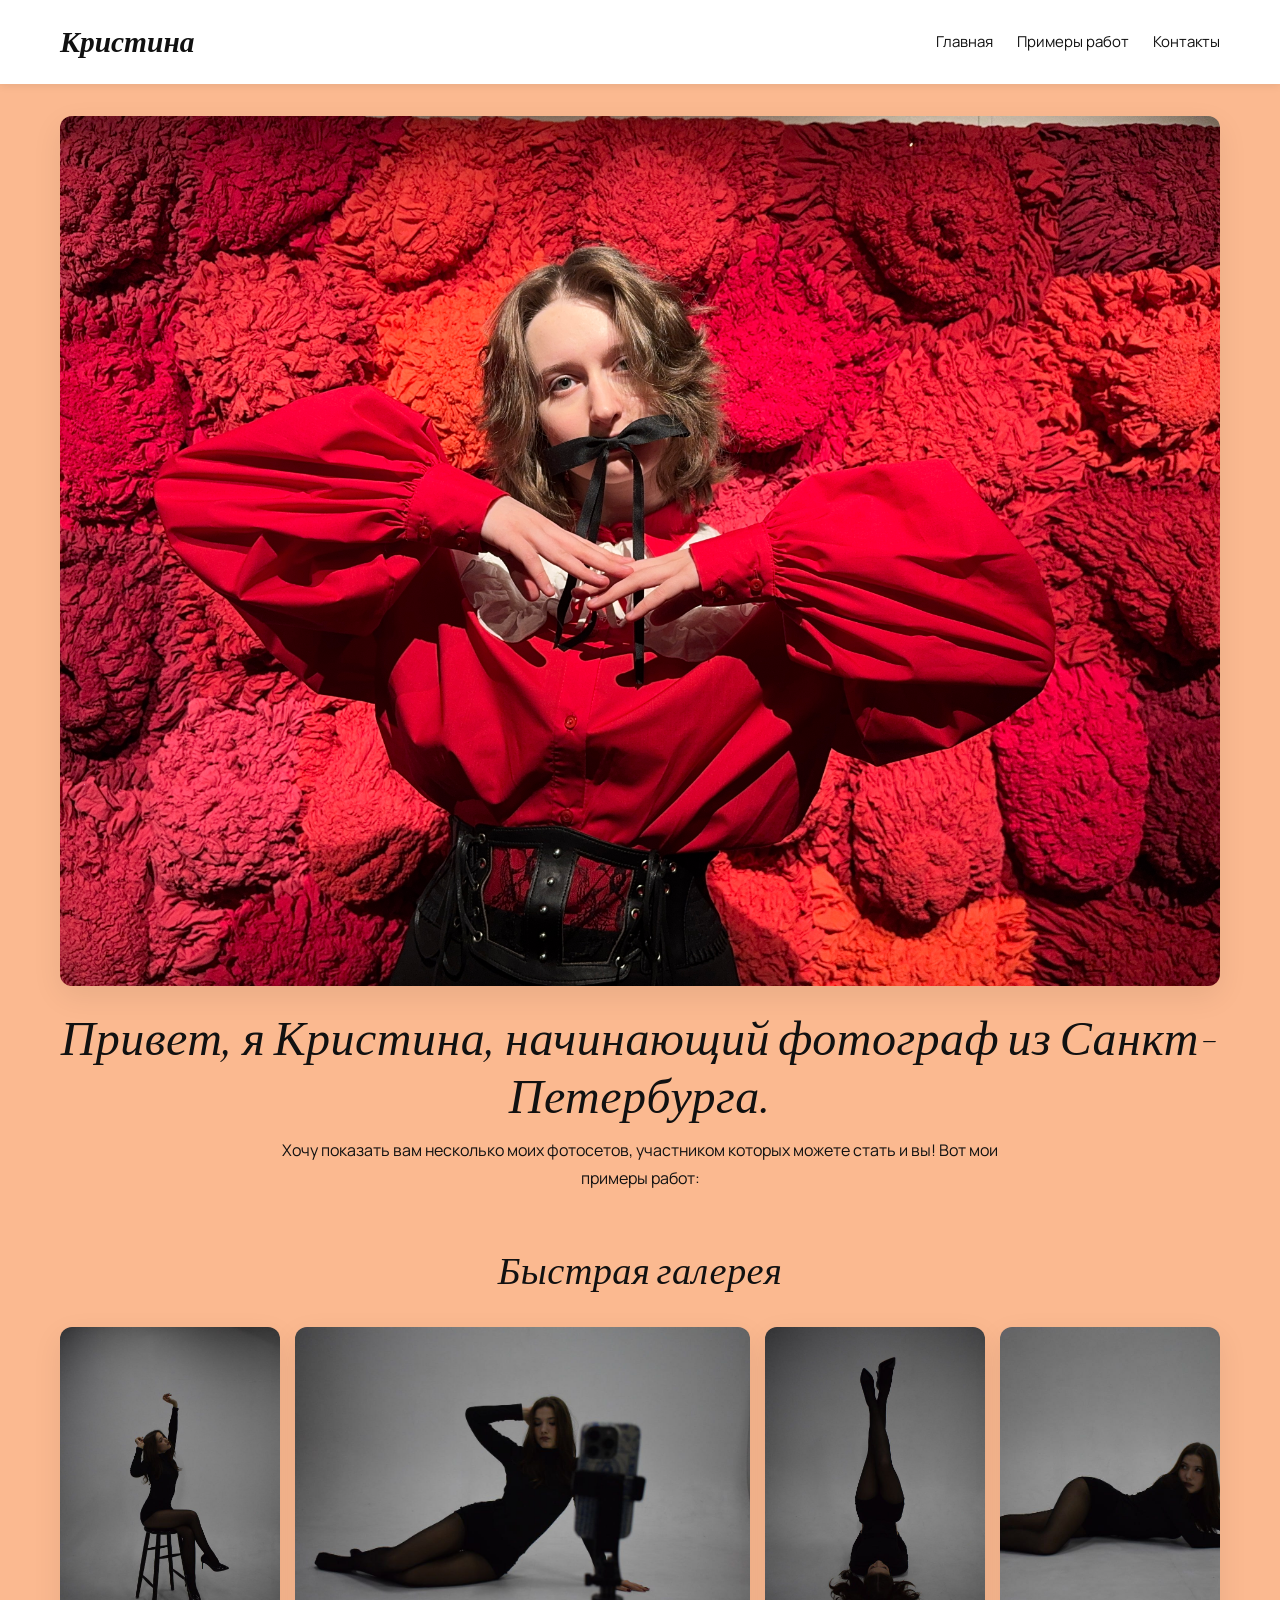
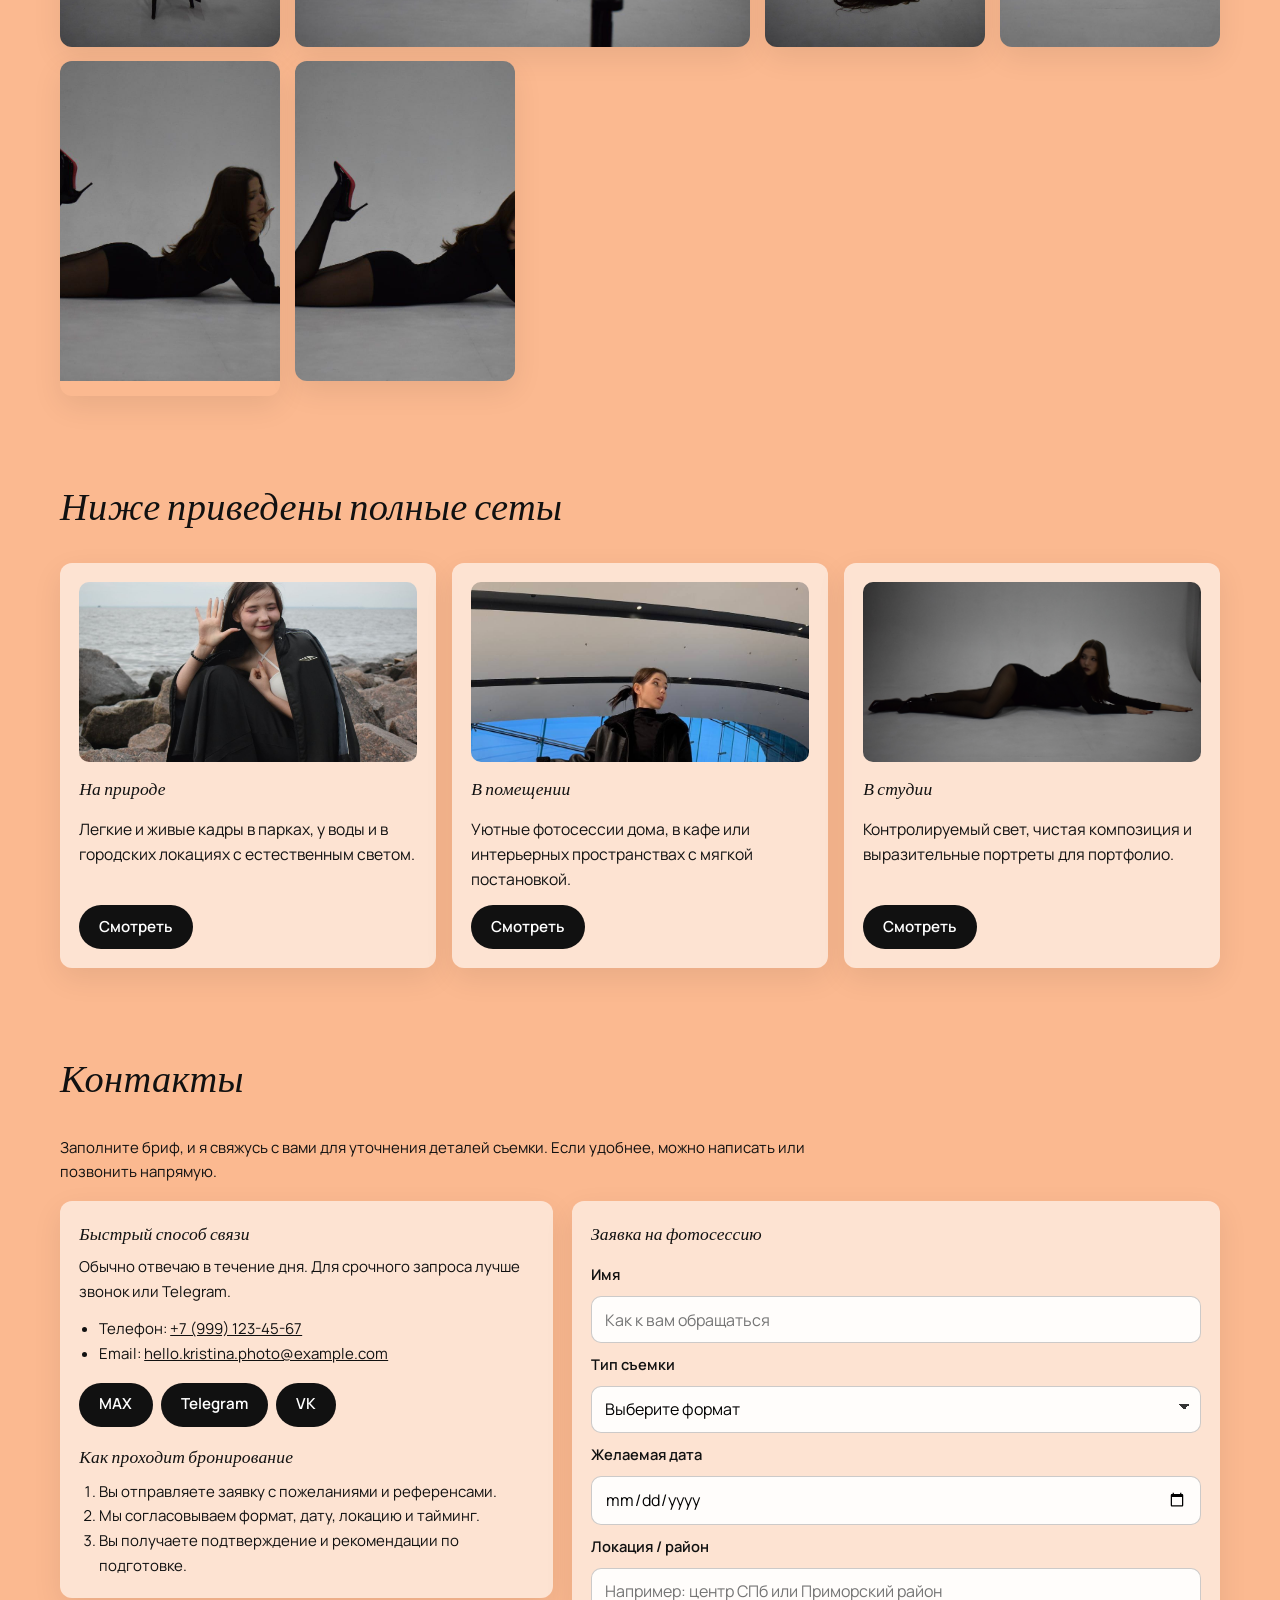
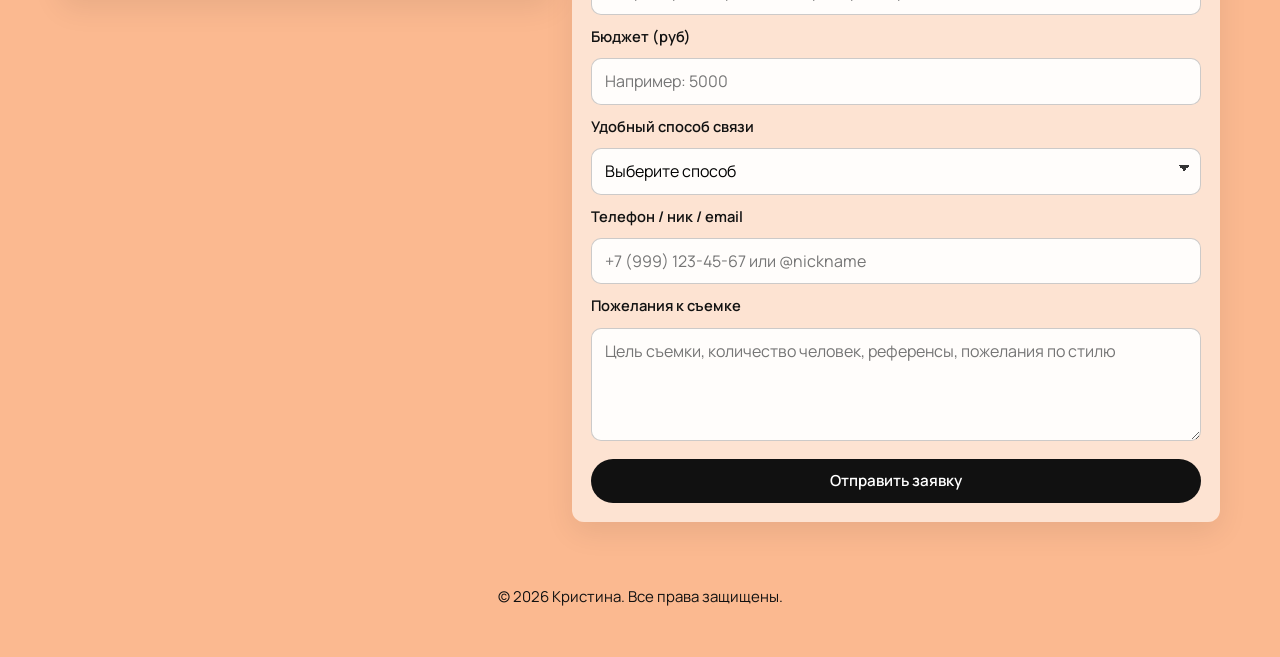
<file: index.html>
<!DOCTYPE html>
<html lang="ru">
<head>
    <meta charset="UTF-8">
    <meta name="viewport" content="width=device-width, initial-scale=1.0">
    <title>Кристина — фотограф из Санкт‑Петербурга</title>
    <link rel="stylesheet" href="style.css">
    <!-- Подключение шрифта Instrument Serif -->
    <link href="https://fonts.googleapis.com/css2?family=Instrument+Serif:ital@0;1&family=Manrope:wght@400;500;600;700&display=swap" rel="stylesheet">
</head>
<body>
    <!-- Меню -->
    <header class="header">
        <nav class="nav">
            <a href="#home" class="logo">Кристина</a>
            <ul class="nav-list">
                <li><a href="#home">Главная</a></li>
                <li><a href="#gallery">Примеры работ</a></li>
                <li><a href="#contacts">Контакты</a></li>
            </ul>
        </nav>
    </header>

    <!-- Hero Section -->
    <section id="home" class="hero">
        <div class="hero-content">
            <img src="images/placeholder-hero.JPG" alt="Фотограф Кристина" class="hero-img">
            <div class="hero-text">
                <h1>Привет, я Кристина, начинающий фотограф из Санкт-Петербурга.</h1>
                <p>Хочу показать вам несколько моих фотосетов, участником которых можете стать и вы! Вот мои примеры работ:</p>
            </div>
        </div>
    </section>

    <!-- Галерея фотографий -->
    <section class="gallery">
        <h2>Быстрая галерея</h2>
        <div class="gallery-grid">
            <div class="gallery-item"><img src="images/photo1.jpg" alt="Фото 1" loading="lazy"></div>
            <div class="gallery-item gallery-item--large"><img src="images/photo2.jpg" alt="Фото 2" loading="lazy"></div>
            <div class="gallery-item"><img src="images/photo3.jpg" alt="Фото 3" loading="lazy"></div>
            <div class="gallery-item"><img src="images/photo4.jpg" alt="Фото 4" loading="lazy"></div>
            <div class="gallery-item gallery-item--tall"><img src="images/photo5.jpg" alt="Фото 5" loading="lazy"></div>
            <div class="gallery-item"><img src="images/photo6.jpg" alt="Фото 6" loading="lazy"></div>
        </div>
    </section>

    <!-- Примеры работ -->
    <section id="gallery" class="work-examples shifted-right">
        <h2>Ниже приведены полные сеты</h2>
        <div class="categories">
            <div class="category">
                <img src="images/nature1.jpg" alt="Превью сета на природе" loading="lazy" class="category-preview">
                <h3>На природе</h3>
                <p>Легкие и живые кадры в парках, у воды и в городских локациях с естественным светом.</p>
                <a href="nature.html" class="btn">Смотреть</a>
            </div>
            <div class="category">
                <img src="images/indoor1.jpg" alt="Превью сета в помещении" loading="lazy" class="category-preview category-preview--top">
                <h3>В помещении</h3>
                <p>Уютные фотосессии дома, в кафе или интерьерных пространствах с мягкой постановкой.</p>
                <a href="indoor.html" class="btn">Смотреть</a>
            </div>
            <div class="category">
                <img src="images/studio1.JPG" alt="Превью сета в студии" loading="lazy" class="category-preview">
                <h3>В студии</h3>
                <p>Контролируемый свет, чистая композиция и выразительные портреты для портфолио.</p>
                <a href="studio.html" class="btn">Смотреть</a>
            </div>
        </div>
    </section>

    <!-- Контакты -->
    <section id="contacts" class="contacts shifted-right">
        <h2>Контакты</h2>
        <p class="contacts-intro">Заполните бриф, и я свяжусь с вами для уточнения деталей съемки. Если удобнее, можно написать или позвонить напрямую.</p>
        <div class="contacts-content">
            <div class="contact-info">
                <h3>Быстрый способ связи</h3>
                <p>Обычно отвечаю в течение дня. Для срочного запроса лучше звонок или Telegram.</p>
                <ul>
                    <li>Телефон: <a href="tel:+79991234567">+7 (999) 123-45-67</a></li>
                    <li>Email: <a href="mailto:hello.kristina.photo@example.com">hello.kristina.photo@example.com</a></li>
                </ul>
                <div class="social-links">
                    <a href="#" class="btn-social">MAX</a>
                    <a href="#" class="btn-social">Telegram</a>
                    <a href="#" class="btn-social">VK</a>
                </div>
                <div class="contact-notes">
                    <h3>Как проходит бронирование</h3>
                    <ol>
                        <li>Вы отправляете заявку с пожеланиями и референсами.</li>
                        <li>Мы согласовываем формат, дату, локацию и тайминг.</li>
                        <li>Вы получаете подтверждение и рекомендации по подготовке.</li>
                    </ol>
                </div>
            </div>
            <form class="feedback-form" action="#" method="post">
                <h3>Заявка на фотосессию</h3>

                <label for="client-name">Имя</label>
                <input id="client-name" name="client_name" type="text" placeholder="Как к вам обращаться" autocomplete="name" required>

                <label for="shoot-type">Тип съемки</label>
                <select id="shoot-type" name="shoot_type" required>
                    <option value="" selected disabled>Выберите формат</option>
                    <option value="nature">На природе</option>
                    <option value="indoor">В помещении</option>
                    <option value="studio">В студии</option>
                    <option value="other">Другое</option>
                </select>

                <label for="shoot-date">Желаемая дата</label>
                <input id="shoot-date" name="shoot_date" type="date" required>

                <label for="shoot-location">Локация / район</label>
                <input id="shoot-location" name="shoot_location" type="text" placeholder="Например: центр СПб или Приморский район">

                <label for="shoot-budget">Бюджет (руб)</label>
                <input id="shoot-budget" name="shoot_budget" type="number" min="1000" step="500" placeholder="Например: 5000">

                <label for="contact-method">Удобный способ связи</label>
                <select id="contact-method" name="contact_method" required>
                    <option value="" selected disabled>Выберите способ</option>
                    <option value="phone">Телефон</option>
                    <option value="telegram">Telegram</option>
                    <option value="email">Email</option>
                </select>

                <label for="contact-value">Телефон / ник / email</label>
                <input id="contact-value" name="contact_value" type="text" placeholder="+7 (999) 123-45-67 или @nickname" required>

                <label for="shoot-notes">Пожелания к съемке</label>
                <textarea id="shoot-notes" name="shoot_notes" placeholder="Цель съемки, количество человек, референсы, пожелания по стилю" rows="4"></textarea>

                <button type="submit" class="btn">Отправить заявку</button>
            </form>
        </div>
    </section>

    <footer class="footer">
        <p>&copy; 2026 Кристина. Все права защищены.</p>
    </footer>
    <script src="script.js" defer></script>
</body>
</html>
</file>
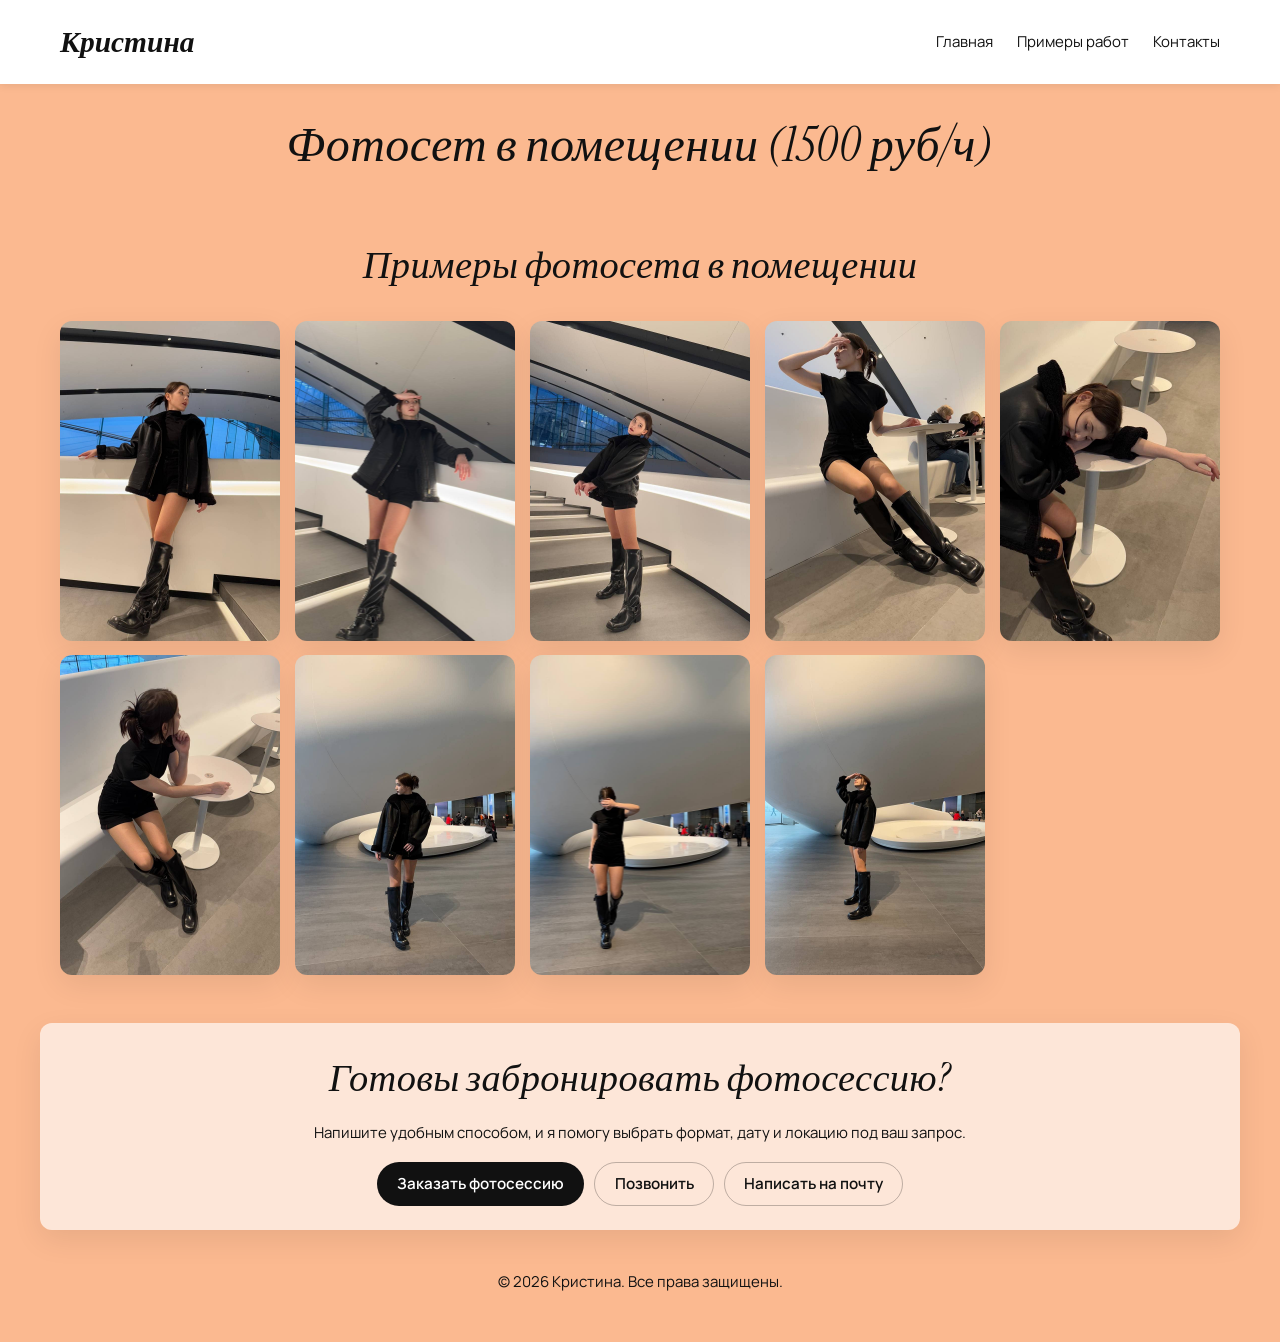
<file: indoor.html>
<!DOCTYPE html>
<html lang="ru">
<head>
    <meta charset="UTF-8">
    <meta name="viewport" content="width=device-width, initial-scale=1.0">
    <title>Фотосет в помещении — Кристина</title>
    <link rel="stylesheet" href="style.css">
    <!-- Подключение шрифта Instrument Serif -->
    <link href="https://fonts.googleapis.com/css2?family=Instrument+Serif:ital@0;1&family=Manrope:wght@400;500;600;700&display=swap" rel="stylesheet">
</head>
<body>
    <!-- Меню -->
    <header class="header">
        <nav class="nav">
            <a href="index.html" class="logo">Кристина</a>
            <ul class="nav-list">
                <li><a href="index.html#home">Главная</a></li>
                <li><a href="index.html#gallery">Примеры работ</a></li>
                <li><a href="index.html#contacts">Контакты</a></li>
            </ul>
        </nav>
    </header>

    <!-- Hero Section для страницы фотосета в помещении -->
    <section class="hero">
        <div class="hero-content">
            <div class="hero-text">
                <h1>Фотосет в помещении (1500 руб/ч)</h1>
            </div>
        </div>
    </section>

    <!-- Галерея фотографий в помещении -->
    <section class="gallery">
        <h2>Примеры фотосета в помещении</h2>
        <div class="gallery-grid">
            <div class="gallery-item"><img src="images/indoor1.jpg" loading="lazy" alt="Фото в помещении 1"></div>
            <div class="gallery-item"><img src="images/indoor2.jpg" loading="lazy" alt="Фото в помещении 2"></div>
            <div class="gallery-item"><img src="images/indoor3.jpg" loading="lazy" alt="Фото в помещении 3"></div>
            <div class="gallery-item"><img src="images/indoor4.jpg" loading="lazy" alt="Фото в помещении 4"></div>
            <div class="gallery-item"><img src="images/indoor5.jpg" loading="lazy" alt="Фото в помещении 5"></div>
            <div class="gallery-item"><img src="images/indoor6.jpg" loading="lazy" alt="Фото в помещении 6"></div>
            <div class="gallery-item"><img src="images/indoor7.jpg" loading="lazy" alt="Фото в помещении 7"></div>
            <div class="gallery-item"><img src="images/indoor8.jpg" loading="lazy" alt="Фото в помещении 8"></div>
            <div class="gallery-item"><img src="images/indoor9.jpg" loading="lazy" alt="Фото в помещении 9"></div>
        </div>
    </section>

    <section class="booking-cta">
        <h2>Готовы забронировать фотосессию?</h2>
        <p>Напишите удобным способом, и я помогу выбрать формат, дату и локацию под ваш запрос.</p>
        <div class="booking-cta__actions">
            <a href="index.html#contacts" class="btn">Заказать фотосессию</a>
            <a href="tel:+79991234567" class="btn btn--secondary">Позвонить</a>
            <a href="mailto:hello.kristina.photo@example.com" class="btn btn--secondary">Написать на почту</a>
        </div>
    </section>

    <footer class="footer">
        <p>&copy; 2026 Кристина. Все права защищены.</p>
    </footer>
    <script src="script.js" defer></script>
</body>
</html>
</file>
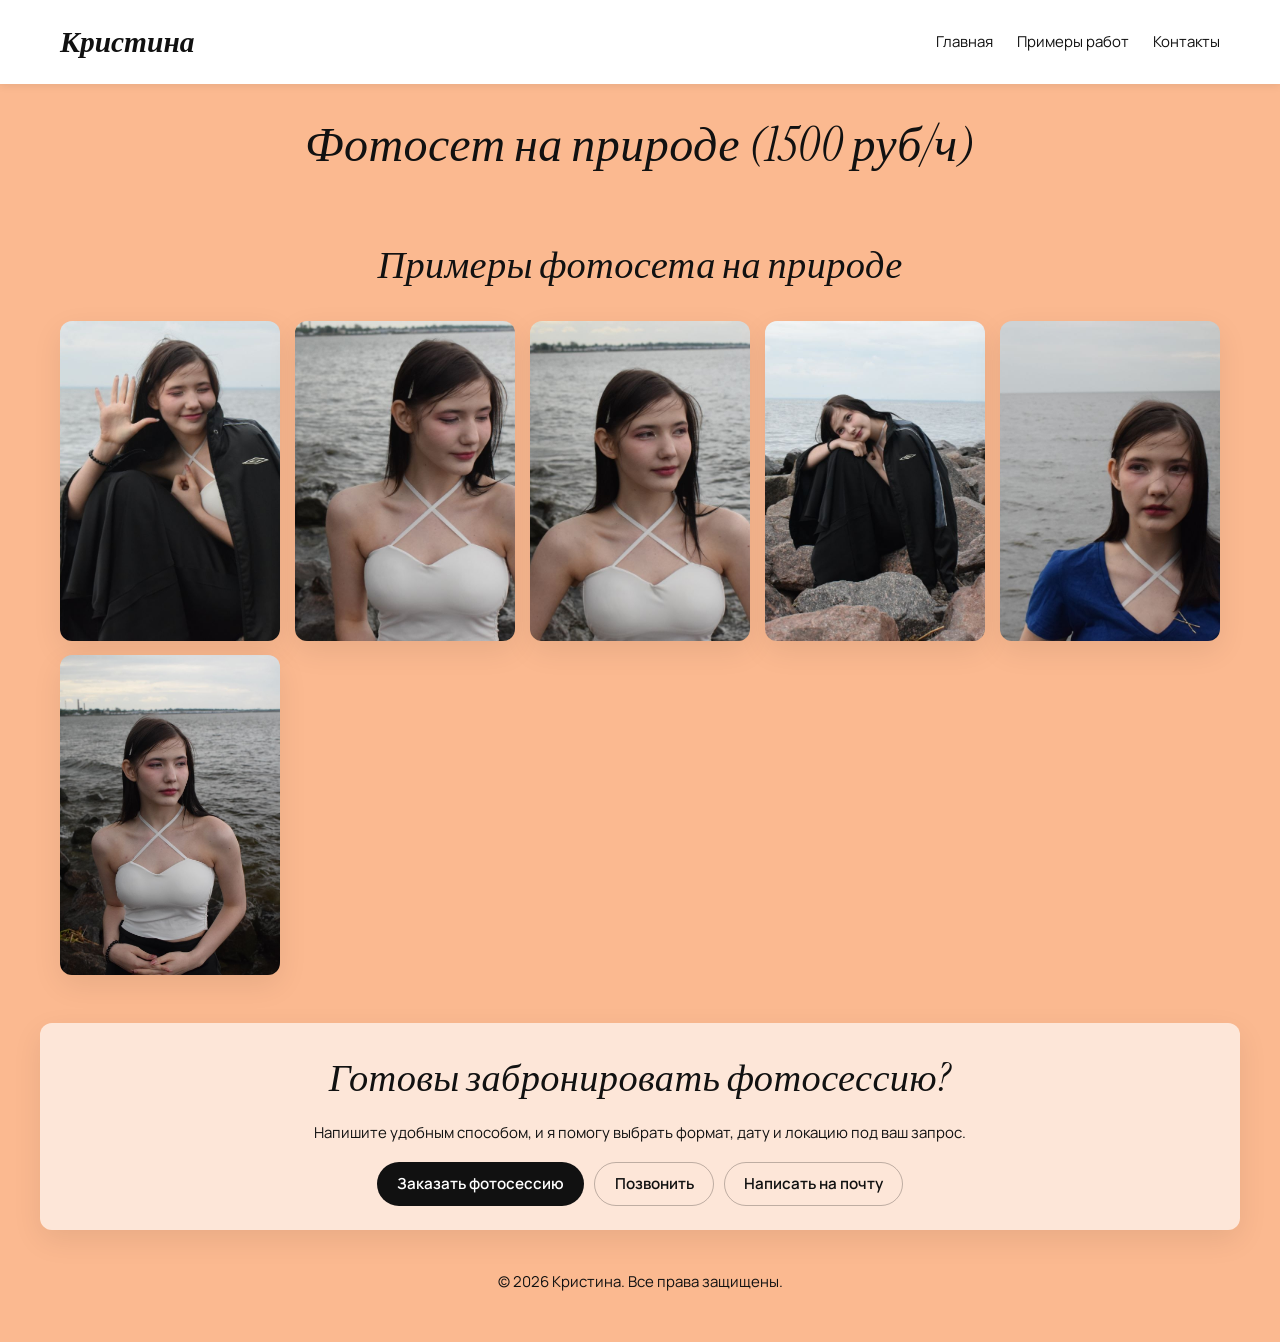
<file: nature.html>
<!DOCTYPE html>
<html lang="ru">
<head>
    <meta charset="UTF-8">
    <meta name="viewport" content="width=device-width, initial-scale=1.0">
    <title>Фотосет на природе — Кристина</title>
    <link rel="stylesheet" href="style.css">
    <!-- Подключение шрифта Instrument Serif -->
    <link href="https://fonts.googleapis.com/css2?family=Instrument+Serif:ital@0;1&family=Manrope:wght@400;500;600;700&display=swap" rel="stylesheet">
</head>
<body>
    <!-- Меню -->
    <header class="header">
        <nav class="nav">
            <a href="index.html" class="logo">Кристина</a>
            <ul class="nav-list">
                <li><a href="index.html#home">Главная</a></li>
                <li><a href="index.html#gallery">Примеры работ</a></li>
                <li><a href="index.html#contacts">Контакты</a></li>
            </ul>
        </nav>
    </header>

    <!-- Hero Section для страницы природы -->
    <section class="hero">
        <div class="hero-content">
            <div class="hero-text">
                <h1>Фотосет на природе (1500 руб/ч)</h1>
            </div>
        </div>
    </section>

    <!-- Галерея фотографий на природе -->
    <section class="gallery">
        <h2>Примеры фотосета на природе</h2>
        <div class="gallery-grid">
            <div class="gallery-item"><img src="images/nature1.jpg" loading="lazy" alt="Фото на природе 1"></div>
            <div class="gallery-item"><img src="images/nature2.jpg" loading="lazy" alt="Фото на природе 2"></div>
            <div class="gallery-item"><img src="images/nature3.jpg" loading="lazy" alt="Фото на природе 3"></div>
            <div class="gallery-item"><img src="images/nature4.jpg" loading="lazy" alt="Фото на природе 4"></div>
            <div class="gallery-item"><img src="images/nature5.jpg" loading="lazy" alt="Фото на природе 5"></div>
            <div class="gallery-item"><img src="images/nature6.jpg" loading="lazy" alt="Фото на природе 6"></div>
        </div>
    </section>

    <section class="booking-cta">
        <h2>Готовы забронировать фотосессию?</h2>
        <p>Напишите удобным способом, и я помогу выбрать формат, дату и локацию под ваш запрос.</p>
        <div class="booking-cta__actions">
            <a href="index.html#contacts" class="btn">Заказать фотосессию</a>
            <a href="tel:+79991234567" class="btn btn--secondary">Позвонить</a>
            <a href="mailto:hello.kristina.photo@example.com" class="btn btn--secondary">Написать на почту</a>
        </div>
    </section>

    <footer class="footer">
        <p>&copy; 2026 Кристина. Все права защищены.</p>
    </footer>
    <script src="script.js" defer></script>
</body>
</html>
</file>
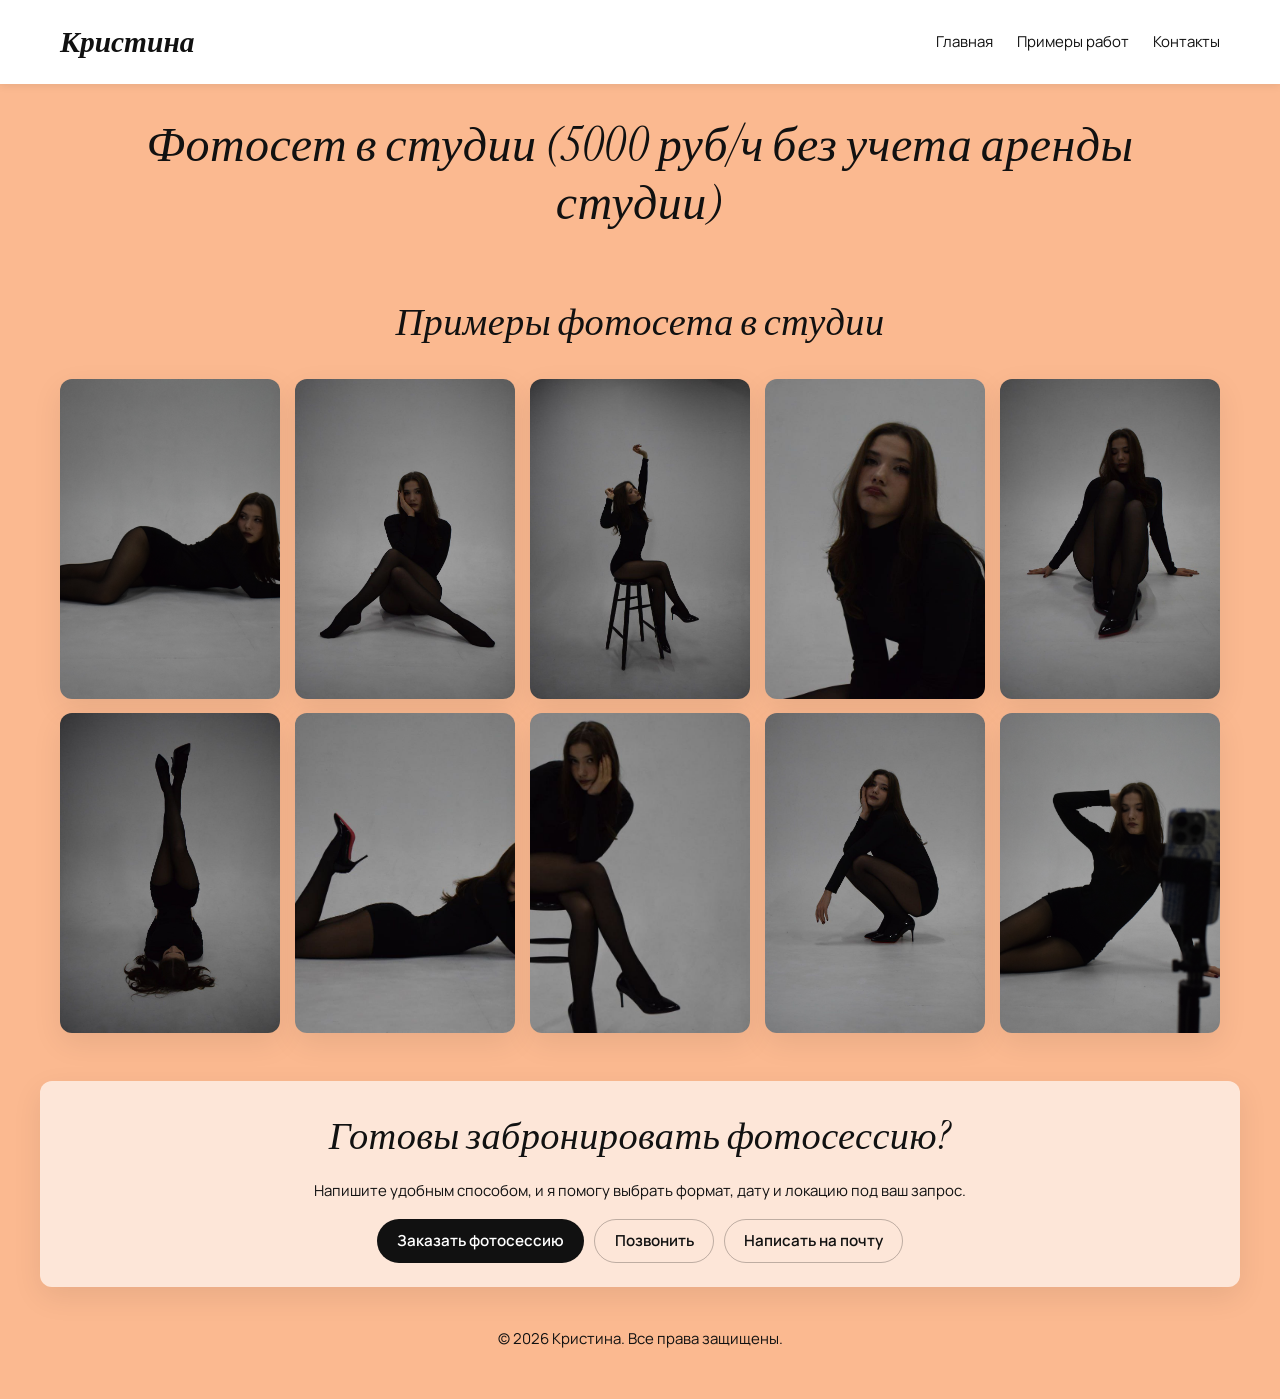
<file: studio.html>
<!DOCTYPE html>
<html lang="ru">
<head>
    <meta charset="UTF-8">
    <meta name="viewport" content="width=device-width, initial-scale=1.0">
    <title>Фотосет в студии — Кристина</title>
    <link rel="stylesheet" href="style.css">
    <!-- Подключение шрифта Instrument Serif -->
    <link href="https://fonts.googleapis.com/css2?family=Instrument+Serif:ital@0;1&family=Manrope:wght@400;500;600;700&display=swap" rel="stylesheet">
</head>
<body>
    <!-- Меню -->
    <header class="header">
        <nav class="nav">
            <a href="index.html" class="logo">Кристина</a>
            <ul class="nav-list">
                <li><a href="index.html#home">Главная</a></li>
                <li><a href="index.html#gallery">Примеры работ</a></li>
                <li><a href="index.html#contacts">Контакты</a></li>
            </ul>
        </nav>
    </header>

    <!-- Hero Section для страницы фотосета в студии -->
    <section class="hero">
        <div class="hero-content">
            <div class="hero-text">
                <h1>Фотосет в студии (5000 руб/ч без учета аренды студии)</h1>
            </div>
        </div>
    </section>

    <!-- Галерея фотографий в студии -->
    <section class="gallery">
        <h2>Примеры фотосета в студии</h2>
        <div class="gallery-grid">
            <div class="gallery-item"><img src="images/studio1.JPG" loading="lazy" alt="Фото в студии 1"></div>
            <div class="gallery-item"><img src="images/studio2.jpg" loading="lazy" alt="Фото в студии 2"></div>
            <div class="gallery-item"><img src="images/studio3.jpg" loading="lazy" alt="Фото в студии 3"></div>
            <div class="gallery-item"><img src="images/studio4.jpg" loading="lazy" alt="Фото в студии 4"></div>
            <div class="gallery-item"><img src="images/studio5.jpg" loading="lazy" alt="Фото в студии 5"></div>
            <div class="gallery-item"><img src="images/studio6.jpg" loading="lazy" alt="Фото в студии 6"></div>
            <div class="gallery-item"><img src="images/studio7.jpg" loading="lazy" alt="Фото в студии 7"></div>
            <div class="gallery-item"><img src="images/studio8.jpg" loading="lazy" alt="Фото в студии 8"></div>
            <div class="gallery-item"><img src="images/studio9.jpg" loading="lazy" alt="Фото в студии 9"></div>
            <div class="gallery-item"><img src="images/studio10.JPG" loading="lazy" alt="Фото в студии 10"></div>
        </div>
    </section>

    <section class="booking-cta">
        <h2>Готовы забронировать фотосессию?</h2>
        <p>Напишите удобным способом, и я помогу выбрать формат, дату и локацию под ваш запрос.</p>
        <div class="booking-cta__actions">
            <a href="index.html#contacts" class="btn">Заказать фотосессию</a>
            <a href="tel:+79991234567" class="btn btn--secondary">Позвонить</a>
            <a href="mailto:hello.kristina.photo@example.com" class="btn btn--secondary">Написать на почту</a>
        </div>
    </section>

    <footer class="footer">
        <p>&copy; 2026 Кристина. Все права защищены.</p>
    </footer>
    <script src="script.js" defer></script>
</body>
</html>
</file>
<file: style.css>
:root {
    --color-bg: #fbb990;
    --color-text: #111111;
    --color-white: #ffffff;
    --color-accent: #8f2d18;
    --shadow-soft: 0 10px 30px rgba(0, 0, 0, 0.08);
    --radius: 12px;
    --max-width: 1200px;
    --header-height: 84px;
    --font-heading: "Instrument Serif", serif;
    --font-body: "Manrope", "Inter", "Segoe UI", Roboto, Arial, sans-serif;
}

*,
*::before,
*::after {
    box-sizing: border-box;
}

html {
    scroll-behavior: smooth;
}

body {
    margin: 0;
    font-family: var(--font-body);
    font-style: normal;
    font-size: clamp(15px, 1.05vw, 18px);
    line-height: 1.65;
    color: var(--color-text);
    background-color: var(--color-bg);
}

body.no-scroll {
    overflow: hidden;
}

img {
    max-width: 100%;
    display: block;
}

a {
    color: inherit;
}

.header {
    position: fixed;
    inset: 0 0 auto 0;
    z-index: 1000;
    background: var(--color-white);
    box-shadow: 0 2px 8px rgba(0, 0, 0, 0.08);
}

.nav {
    max-width: var(--max-width);
    margin: 0 auto;
    min-height: var(--header-height);
    padding: 1rem 1.25rem;
    display: flex;
    align-items: center;
    justify-content: space-between;
    gap: 1rem;
}

.logo {
    text-decoration: none;
    font-size: clamp(1.4rem, 2.3vw, 2rem);
    font-weight: 700;
    font-family: var(--font-heading);
    font-style: italic;
}

h1,
h2,
h3,
h4,
h5,
h6 {
    font-family: var(--font-heading);
    font-style: italic;
    font-weight: 400;
    letter-spacing: 0.01em;
}

.nav-list {
    list-style: none;
    display: flex;
    flex-wrap: wrap;
    gap: 1rem 1.5rem;
    margin: 0;
    padding: 0;
}

.nav-list a {
    text-decoration: none;
    transition: color 0.25s ease;
}

.nav-list a:hover,
.nav-list a:focus-visible {
    color: var(--color-accent);
}

.hero,
.gallery,
.work-examples,
.contacts,
.footer {
    max-width: var(--max-width);
    margin: 0 auto;
    padding-inline: 1.25rem;
}

section {
    scroll-margin-top: calc(var(--header-height) + 12px);
}

.hero {
    padding-top: calc(var(--header-height) + 2rem);
    text-align: center;
}

.hero-content {
    display: grid;
    gap: 1.5rem;
    justify-items: center;
}

.hero-img {
    border-radius: var(--radius);
    box-shadow: var(--shadow-soft);
}

.hero-text h1 {
    margin: 0 0 0.75rem;
    font-size: clamp(1.8rem, 4vw, 3rem);
    line-height: 1.2;
}

.hero-text p {
    margin: 0 auto;
    max-width: 760px;
    font-size: clamp(1rem, 1.2vw, 1.2rem);
    line-height: 1.7;
}

.gallery {
    padding-block: 3rem;
    text-align: center;
}

h2 {
    margin: 0 0 1.5rem;
    font-size: clamp(1.5rem, 3vw, 2.4rem);
}

.gallery-grid {
    display: grid;
    grid-template-columns: repeat(auto-fit, minmax(220px, 1fr));
    gap: 0.9rem;
}

.gallery-item {
    border-radius: var(--radius);
    overflow: hidden;
    box-shadow: var(--shadow-soft);
}

.gallery-item img {
    width: 100%;
    height: 320px;
    object-fit: cover;
    transition: transform 0.25s ease;
    cursor: zoom-in;
}

.gallery-item img:focus-visible {
    outline: 3px solid var(--color-accent);
    outline-offset: -3px;
}

.gallery-item:hover img {
    transform: scale(1.04);
}

.gallery-item--large {
    grid-column: span 2;
}

.gallery-item--tall {
    grid-row: span 2;
}

.work-examples,
.contacts {
    padding-block: 2rem 3rem;
}

.categories {
    display: grid;
    grid-template-columns: repeat(auto-fit, minmax(220px, 1fr));
    gap: 1rem;
}

.category {
    padding: 1.2rem;
    border-radius: var(--radius);
    background: rgba(255, 255, 255, 0.6);
    box-shadow: var(--shadow-soft);
    display: flex;
    flex-direction: column;
    align-items: flex-start;
    gap: 0.8rem;
}

.category-preview {
    width: 100%;
    height: 180px;
    border-radius: 10px;
    object-fit: cover;
}

.category-preview--top {
    object-position: top;
}

.category h3 {
    margin: 0;
}

.category p {
    margin: 0;
    font-size: 0.98rem;
    line-height: 1.6;
}

.category .btn {
    margin-top: auto;
}

.btn,
.btn-social {
    display: inline-flex;
    align-items: center;
    justify-content: center;
    text-decoration: none;
    border: 1px solid transparent;
    border-radius: 999px;
    min-height: 44px;
    padding: 0.6rem 1.2rem;
    background: var(--color-text);
    color: var(--color-white);
    font-family: var(--font-body);
    font-size: 0.95rem;
    font-weight: 600;
    line-height: 1.2;
    white-space: nowrap;
    cursor: pointer;
    transition: transform 0.2s ease, opacity 0.2s ease;
}

.btn:hover,
.btn-social:hover {
    opacity: 0.9;
    transform: translateY(-1px);
}

.btn--secondary {
    background: transparent;
    color: var(--color-text);
    border-color: rgba(0, 0, 0, 0.25);
}

.btn--secondary:hover {
    background: rgba(255, 255, 255, 0.45);
}

.btn:focus-visible,
.btn-social:focus-visible,
input:focus-visible,
textarea:focus-visible,
a:focus-visible {
    outline: 2px solid var(--color-accent);
    outline-offset: 2px;
}

.contacts-content {
    display: grid;
    gap: 1.2rem;
    grid-template-columns: minmax(280px, 0.95fr) minmax(320px, 1.25fr);
    align-items: start;
}

.contact-info,
.feedback-form {
    padding: 1.2rem;
    border-radius: var(--radius);
    background: rgba(255, 255, 255, 0.6);
    box-shadow: var(--shadow-soft);
}

.contacts-intro {
    margin: 0 0 1rem;
    max-width: 780px;
}

.contact-info ul {
    margin: 0.8rem 0 0;
    padding-left: 1.25rem;
}

.contact-info h3 {
    margin: 0 0 0.35rem;
}

.contact-info p {
    margin: 0;
}

.feedback-form {
    display: grid;
    gap: 0.75rem;
}

.feedback-form h3 {
    margin: 0 0 0.25rem;
}

.feedback-form input,
.feedback-form select,
.feedback-form textarea {
    width: 100%;
    border: 1px solid rgba(0, 0, 0, 0.2);
    border-radius: 10px;
    padding: 0.7rem 0.8rem;
    font-family: var(--font-body);
    font-size: 1rem;
    line-height: 1.4;
    background: rgba(255, 255, 255, 0.9);
}

.feedback-form label {
    font-size: 0.92rem;
    font-weight: 600;
    line-height: 1.3;
}

.feedback-form select {
    appearance: none;
    background-image: linear-gradient(45deg, transparent 50%, #333 50%), linear-gradient(135deg, #333 50%, transparent 50%);
    background-position: calc(100% - 16px) calc(50% - 3px), calc(100% - 10px) calc(50% - 3px);
    background-size: 6px 6px, 6px 6px;
    background-repeat: no-repeat;
    padding-right: 2.25rem;
}

.feedback-form button {
    margin-top: 0.35rem;
}

.social-links {
    display: flex;
    flex-wrap: wrap;
    gap: 0.5rem;
    margin-top: 1rem;
}

.contact-notes {
    margin-top: 1rem;
}

.contact-notes ol {
    margin: 0.5rem 0 0;
    padding-left: 1.25rem;
}

.footer {
    padding-block: 0 2rem;
    text-align: center;
}

.booking-cta {
    max-width: var(--max-width);
    margin: 0 auto 2.5rem;
    padding: 1.5rem 1.25rem;
    border-radius: var(--radius);
    background: rgba(255, 255, 255, 0.65);
    box-shadow: var(--shadow-soft);
    text-align: center;
}

.booking-cta h2 {
    margin-bottom: 0.65rem;
}

.booking-cta p {
    margin: 0 auto 1rem;
    max-width: 680px;
}

.booking-cta__actions {
    display: flex;
    justify-content: center;
    flex-wrap: wrap;
    gap: 0.65rem;
}

.lightbox {
    position: fixed;
    inset: 0;
    z-index: 2000;
    display: none;
}

.lightbox--open {
    display: block;
}

.lightbox__backdrop {
    position: absolute;
    inset: 0;
    background: rgba(0, 0, 0, 0.82);
}

.lightbox__content {
    position: relative;
    z-index: 1;
    width: min(92vw, 1200px);
    margin: 4vh auto;
    display: grid;
    gap: 0.75rem;
}

.lightbox__image {
    width: 100%;
    max-height: 84vh;
    object-fit: contain;
    border-radius: var(--radius);
    box-shadow: var(--shadow-soft);
    background: #111111;
}

.lightbox__caption {
    margin: 0;
    color: var(--color-white);
    text-align: center;
}

.lightbox__close {
    justify-self: end;
    width: 44px;
    height: 44px;
    border: none;
    border-radius: 999px;
    background: var(--color-white);
    color: var(--color-text);
    font-size: 2rem;
    line-height: 1;
    cursor: pointer;
}

@media (max-width: 760px) {
    .nav {
        flex-direction: column;
        justify-content: center;
        padding-block: 0.75rem;
    }

    .hero {
        padding-top: 8.5rem;
    }

    .gallery-item--large,
    .gallery-item--tall {
        grid-column: auto;
        grid-row: auto;
    }

    .contacts-content {
        grid-template-columns: 1fr;
    }
}
</file>
